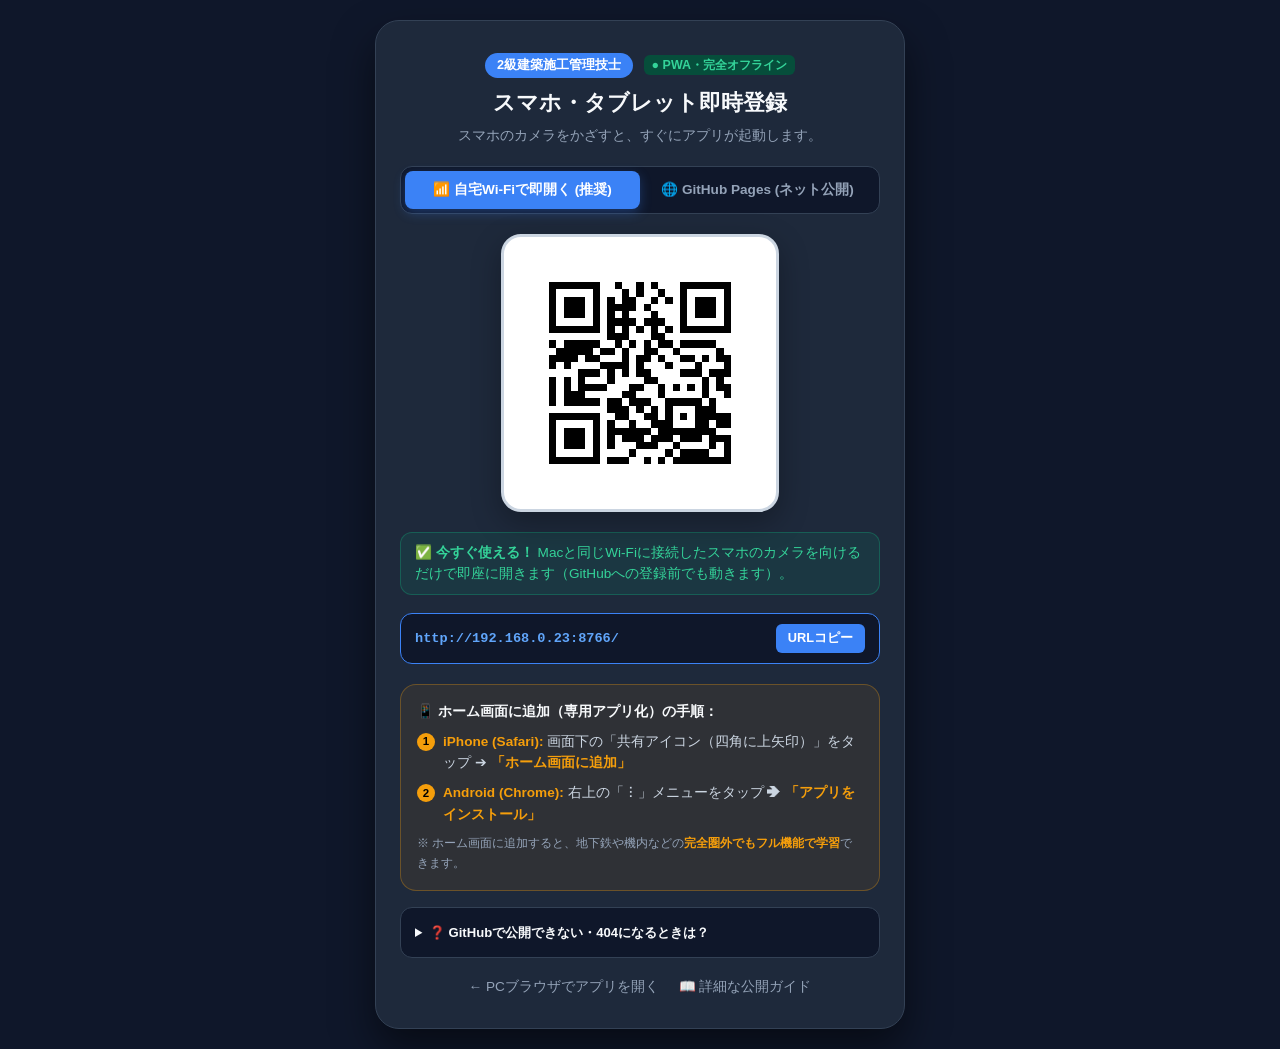
<file: qr_view.html>
<!DOCTYPE html>
<html lang="ja">
<head>
  <meta charset="UTF-8">
  <meta name="viewport" content="width=device-width, initial-scale=1.0">
  <title>2級建築施工管理技士アプリ スマホ登録用QRコード</title>
  <style>
    :root {
      --bg: #0f172a;
      --card-bg: #1e293b;
      --border: #334155;
      --primary: #3b82f6;
      --primary-hover: #2563eb;
      --text: #f8fafc;
      --text-muted: #94a3b8;
      --accent-gold: #f59e0b;
      --accent-green: #10b981;
    }
    body {
      font-family: -apple-system, BlinkMacSystemFont, 'Segoe UI', Roboto, sans-serif;
      background: var(--bg);
      color: var(--text);
      display: flex;
      flex-direction: column;
      align-items: center;
      justify-content: center;
      min-height: 100vh;
      margin: 0;
      padding: 20px;
      box-sizing: border-box;
    }
    .card {
      background: var(--card-bg);
      border-radius: 24px;
      padding: 32px 24px;
      box-shadow: 0 20px 40px rgba(0,0,0,0.5);
      text-align: center;
      max-width: 480px;
      width: 100%;
      border: 1px solid var(--border);
    }
    .badge {
      background: var(--primary);
      color: #fff;
      font-weight: 700;
      display: inline-block;
      padding: 4px 12px;
      border-radius: 9999px;
      font-size: 0.8rem;
      margin-bottom: 10px;
    }
    .status-badge {
      background: #064e3b;
      color: #34d399;
      font-size: 0.78rem;
      font-weight: 600;
      padding: 3px 8px;
      border-radius: 6px;
      margin-left: 6px;
    }
    h1 {
      font-size: 1.35rem;
      margin: 0 0 8px 0;
    }
    .subtitle {
      color: var(--text-muted);
      font-size: 0.88rem;
      margin: 0 0 20px 0;
      line-height: 1.5;
    }

    /* タブ切り替えボタン */
    .tab-switch {
      display: flex;
      background: #0f172a;
      border-radius: 12px;
      padding: 4px;
      margin-bottom: 20px;
      border: 1px solid var(--border);
    }
    .tab-btn {
      flex: 1;
      padding: 10px 8px;
      border: none;
      background: transparent;
      color: var(--text-muted);
      font-size: 0.85rem;
      font-weight: 700;
      border-radius: 8px;
      cursor: pointer;
      transition: all 0.2s;
    }
    .tab-btn.active {
      background: var(--primary);
      color: #fff;
      box-shadow: 0 4px 12px rgba(59, 130, 246, 0.3);
    }

    /* QRコード表示枠 */
    .qr-frame {
      background: #ffffff;
      padding: 16px;
      border-radius: 20px;
      display: inline-block;
      border: 3px solid #cbd5e1;
      margin-bottom: 16px;
      box-shadow: 0 10px 30px rgba(0,0,0,0.3);
    }
    .qr-frame img {
      width: 240px;
      height: 240px;
      display: block;
      image-rendering: pixelated;
    }

    .url-box {
      background: #0f172a;
      border: 1px solid var(--primary);
      border-radius: 12px;
      padding: 10px 14px;
      margin-bottom: 20px;
      display: flex;
      align-items: center;
      justify-content: space-between;
      gap: 10px;
    }
    .url-text {
      color: #60a5fa;
      font-size: 0.85rem;
      word-break: break-all;
      font-family: monospace;
      font-weight: 600;
      text-decoration: none;
      text-align: left;
    }
    .copy-btn {
      background: var(--primary);
      color: #fff;
      border: none;
      border-radius: 6px;
      padding: 6px 12px;
      font-size: 0.8rem;
      cursor: pointer;
      font-weight: 600;
      white-space: nowrap;
      transition: background 0.2s;
    }
    .copy-btn:hover {
      background: var(--primary-hover);
    }

    .info-callout {
      background: rgba(16, 185, 129, 0.1);
      border: 1px solid rgba(16, 185, 129, 0.3);
      color: #34d399;
      border-radius: 12px;
      padding: 10px 14px;
      font-size: 0.85rem;
      margin-bottom: 18px;
      text-align: left;
      line-height: 1.5;
    }

    /* 手順ガイド */
    .guide-box {
      background: rgba(245, 158, 11, 0.08);
      border: 1px solid rgba(245, 158, 11, 0.3);
      border-radius: 16px;
      padding: 16px;
      text-align: left;
      font-size: 0.85rem;
      line-height: 1.6;
      color: #cbd5e1;
      margin-bottom: 16px;
    }
    .guide-box strong {
      color: var(--accent-gold);
    }
    .guide-step {
      margin-bottom: 8px;
      display: flex;
      align-items: flex-start;
      gap: 8px;
    }
    .step-num {
      background: var(--accent-gold);
      color: #000;
      font-weight: 800;
      width: 18px;
      height: 18px;
      border-radius: 50%;
      display: flex;
      align-items: center;
      justify-content: center;
      font-size: 0.72rem;
      flex-shrink: 0;
      margin-top: 2px;
    }

    /* GitHub公開ヘルプ */
    .gh-help-box {
      background: #0f172a;
      border: 1px solid var(--border);
      border-radius: 12px;
      padding: 14px;
      font-size: 0.82rem;
      text-align: left;
      color: var(--text-muted);
      line-height: 1.6;
    }
    .gh-help-box summary {
      color: #f8fafc;
      font-weight: 700;
      cursor: pointer;
      user-select: none;
    }

    .footer-link {
      margin-top: 20px;
      font-size: 0.85rem;
    }
    .footer-link a {
      color: var(--text-muted);
      text-decoration: none;
      margin: 0 8px;
    }
    .footer-link a:hover {
      color: var(--primary);
    }
  </style>
</head>
<body>

  <div class="card">
    <div>
      <span class="badge">2級建築施工管理技士</span>
      <span class="status-badge">● PWA・完全オフライン</span>
    </div>
    
    <h1>スマホ・タブレット即時登録</h1>
    <p class="subtitle">スマホのカメラをかざすと、すぐにアプリが起動します。</p>

    <!-- タブ切り替え（Wi-Fi推奨 vs GitHub Pages） -->
    <div class="tab-switch">
      <button class="tab-btn active" id="tabWifiBtn" onclick="switchQR('wifi')">
        📶 自宅Wi-Fiで即開く (推奨)
      </button>
      <button class="tab-btn" id="tabGithubBtn" onclick="switchQR('github')">
        🌐 GitHub Pages (ネット公開)
      </button>
    </div>

    <!-- QRコード画像 -->
    <div class="qr-frame">
      <img id="qrImage" src="qrcode_wifi.png" alt="スマホ登録用QRコード">
    </div>

    <!-- 案内バナー -->
    <div id="wifiBanner" class="info-callout">
      ✅ <strong>今すぐ使える！</strong> Macと同じWi-Fiに接続したスマホのカメラを向けるだけで即座に開きます（GitHubへの登録前でも動きます）。
    </div>
    <div id="githubBanner" class="info-callout" style="display: none; background: rgba(59, 130, 246, 0.1); border-color: rgba(59, 130, 246, 0.3); color: #60a5fa;">
      🌐 <strong>インターネット公開URL</strong>：GitHubで公開（Pages有効化）した後に、通勤電車など外からでもアクセスできるようになります。
    </div>

    <!-- URLボックス -->
    <div class="url-box">
      <a class="url-text" id="targetUrl" href="http://192.168.0.23:8766/" target="_blank">http://192.168.0.23:8766/</a>
      <button class="copy-btn" onclick="copyUrl()">URLコピー</button>
    </div>

    <!-- ホーム画面追加手順 -->
    <div class="guide-box">
      <div style="font-weight: 700; margin-bottom: 8px; color: #f8fafc;">📱 ホーム画面に追加（専用アプリ化）の手順：</div>
      <div class="guide-step">
        <span class="step-num">1</span>
        <div><strong>iPhone (Safari):</strong> 画面下の「共有アイコン（四角に上矢印）」をタップ ➔ <strong>「ホーム画面に追加」</strong></div>
      </div>
      <div class="guide-step">
        <span class="step-num">2</span>
        <div><strong>Android (Chrome):</strong> 右上の「︙」メニューをタップ ➔ <strong>「アプリをインストール」</strong></div>
      </div>
      <div style="font-size: 0.78rem; color: #94a3b8; margin-top: 6px;">
        ※ ホーム画面に追加すると、地下鉄や機内などの<strong>完全圏外でもフル機能で学習</strong>できます。
      </div>
    </div>

    <!-- GitHub公開で詰まったときの解決ガイド -->
    <details class="gh-help-box">
      <summary>❓ GitHubで公開できない・404になるときは？</summary>
      <div style="margin-top: 10px;">
        <strong>原因と解決手順（3ステップ）：</strong>
        <ol style="padding-left: 20px; margin: 8px 0;">
          <li><strong>リポジトリ作成:</strong> GitHub上で <a href="https://github.com/new" target="_blank" style="color: #60a5fa;">github.com/new</a> を開き、Repository nameに <code>sekou2-gishi-app</code> と入力して「Create repository」を押します。</li>
          <li><strong>プッシュ実行:</strong> Macのターミナルで <code>./update_github.sh "初回公開"</code> を実行します。</li>
          <li><strong>Pages設定:</strong> GitHubのリポジトリ画面の <strong>Settings ➔ Pages ➔ Build and deployment で Branch を「main」にして「Save」</strong> を押します。約1分後に公開URLが有効になります。</li>
        </ol>
        <span style="color: #34d399;">※ 上記が完了する前でも、上の「📶 自宅Wi-Fiで即開く」タブのQRコードを使えば今すぐスマホで学習できます！</span>
      </div>
    </details>

    <div class="footer-link">
      <a href="index.html">← PCブラウザでアプリを開く</a>
      <a href="GITHUB_SETUP_GUIDE.md" target="_blank">📖 詳細な公開ガイド</a>
    </div>
  </div>

  <script>
    const QR_DATA = {
      wifi: {
        src: 'qrcode_wifi.png',
        url: 'http://192.168.0.23:8766/',
        altUrl: 'http://192.168.0.17:8766/',
        banner: 'wifiBanner'
      },
      github: {
        src: 'qrcode_github.png',
        url: 'https://genn0710-max.github.io/sekou2-gishi-app/',
        banner: 'githubBanner'
      }
    };

    let currentMode = 'wifi';

    function switchQR(mode) {
      currentMode = mode;
      document.getElementById('tabWifiBtn').classList.toggle('active', mode === 'wifi');
      document.getElementById('tabGithubBtn').classList.toggle('active', mode === 'github');

      const data = QR_DATA[mode];
      document.getElementById('qrImage').src = data.src;
      const targetUrl = document.getElementById('targetUrl');
      targetUrl.textContent = data.url;
      targetUrl.href = data.url;

      document.getElementById('wifiBanner').style.display = mode === 'wifi' ? 'block' : 'none';
      document.getElementById('githubBanner').style.display = mode === 'github' ? 'block' : 'none';
    }

    function copyUrl() {
      const url = document.getElementById('targetUrl').textContent;
      navigator.clipboard.writeText(url).then(() => {
        alert('URLをクリップボードにコピーしました！\n' + url);
      }).catch(() => {
        prompt('以下のURLをコピーしてください:', url);
      });
    }
  </script>
</body>
</html>
</file>
